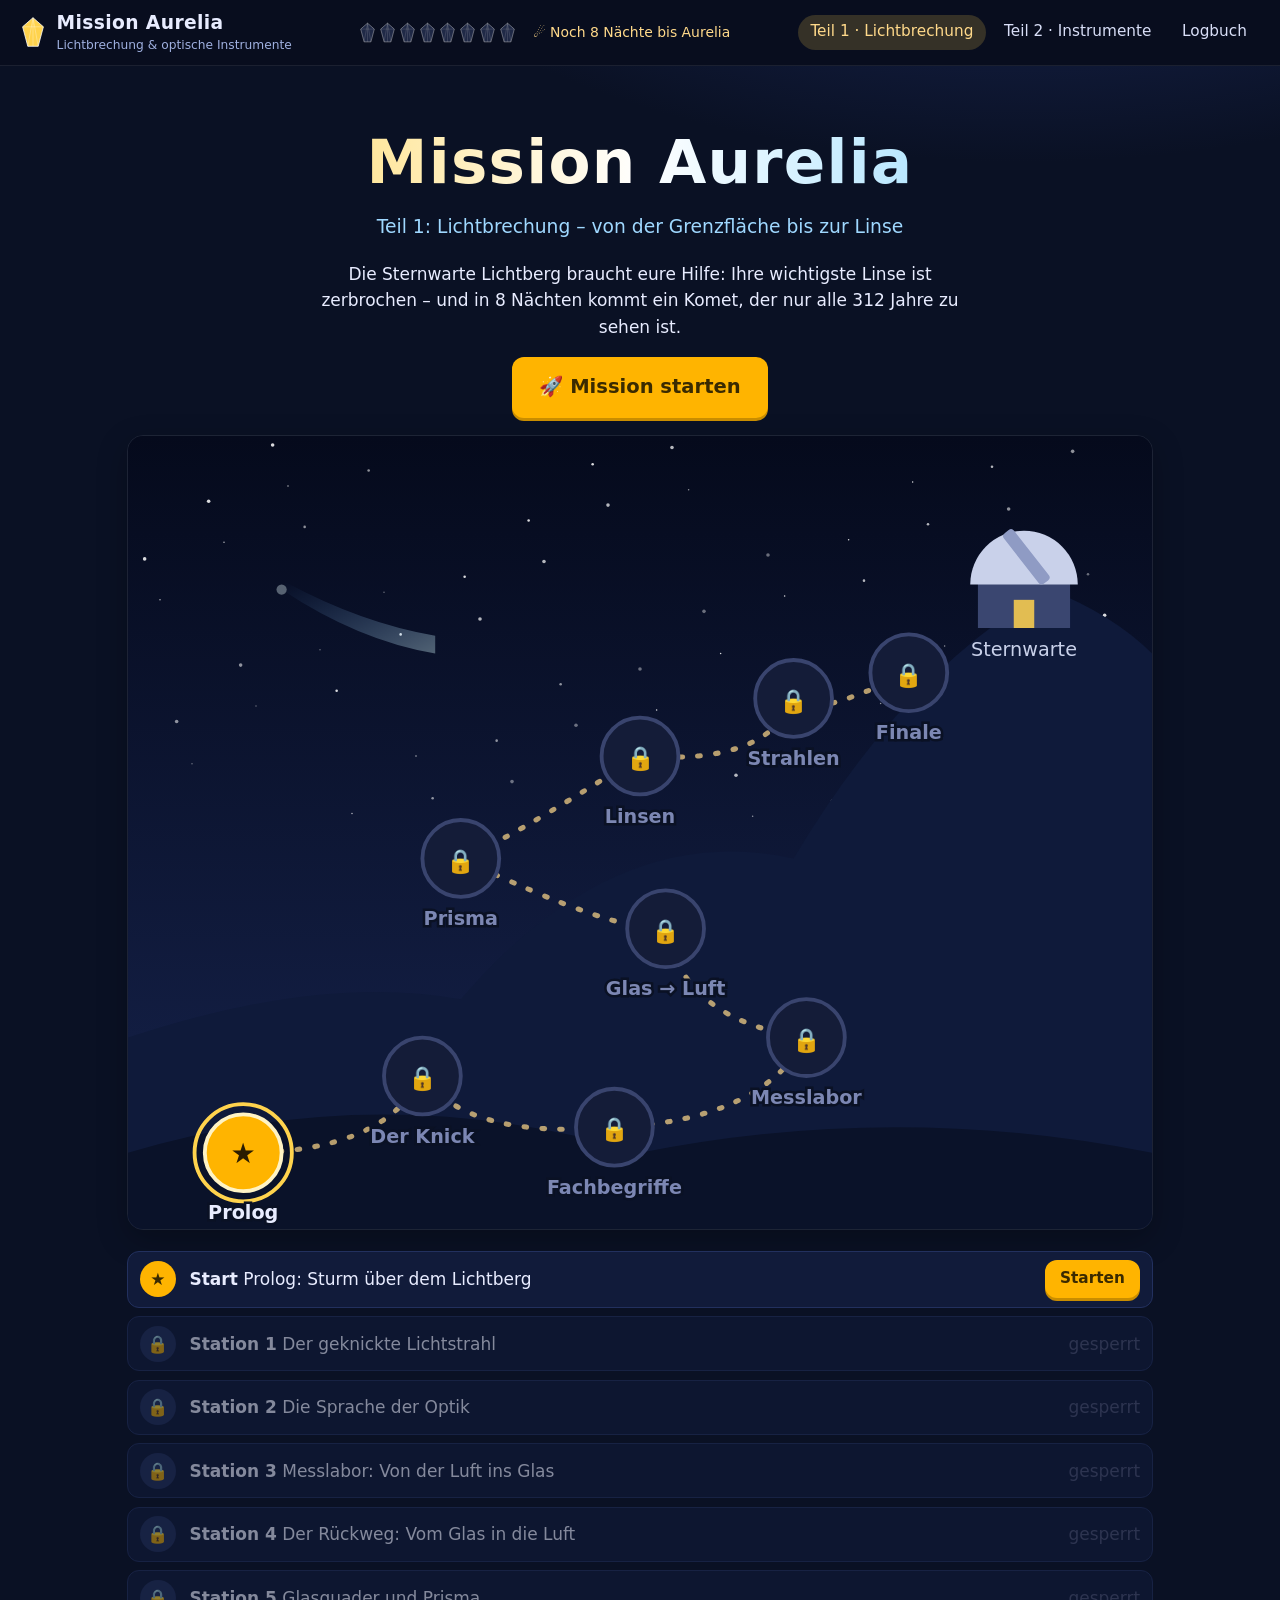
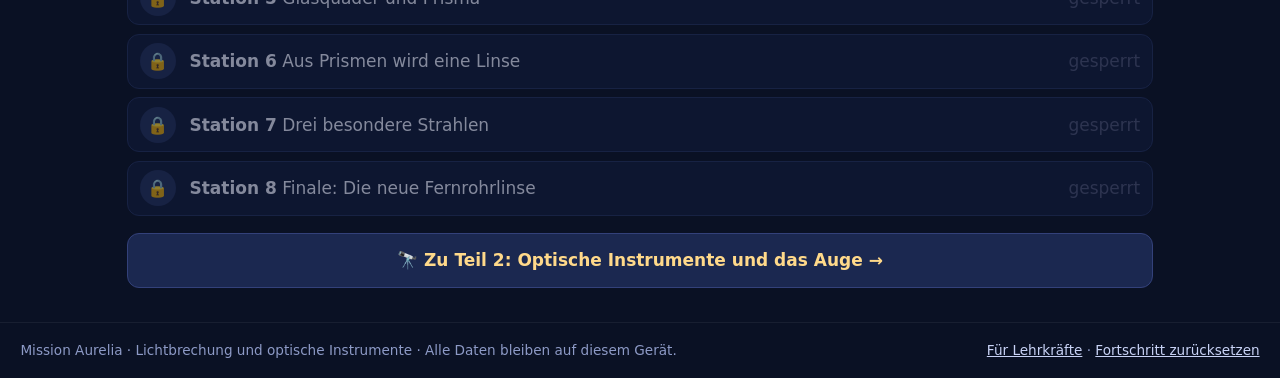
<file: index.html>
<!doctype html>
<html lang="de">
<head>
  <meta charset="utf-8">
  <meta name="viewport" content="width=device-width, initial-scale=1">
  <title>Mission Aurelia – Lichtbrechung und optische Instrumente</title>
  <meta name="description" content="Interaktiver Lernpfad zur Lichtbrechung für die Jahrgangsstufe 8: von der Brechung an Grenzflächen über das Prisma bis zur Sammellinse.">
  <meta name="theme-color" content="#0a1124">
  <link rel="icon" href="favicon.svg" type="image/svg+xml">
  <link rel="stylesheet" href="css/style.css?v=10">
</head>
<body>
  <a class="skip" href="#app">Zum Inhalt springen</a>
  <header id="topbar" class="topbar"></header>
  <main id="app" tabindex="-1">
    <noscript><p style="padding:2rem">Für diesen Lernpfad muss JavaScript aktiviert sein.</p></noscript>
  </main>
  <footer class="footer no-print">
    <span>Mission Aurelia · Lichtbrechung und optische Instrumente · Alle Daten bleiben auf diesem Gerät.</span>
    <span><a href="lehrkraefte.html">Für Lehrkräfte</a> · <button type="button" id="reset" class="linklike">Fortschritt zurücksetzen</button></span>
  </footer>
  <script src="js/optics.js?v=10"></script>
  <script src="js/ui.js?v=10"></script>
  <script src="js/sims.js?v=10"></script>
  <script src="js/tasks.js?v=10"></script>
  <script src="js/bench.js?v=10"></script>
  <script src="js/content.js?v=10"></script>
  <script src="js/content2.js?v=10"></script>
  <script src="js/app.js?v=10"></script>
</body>
</html>
</file>
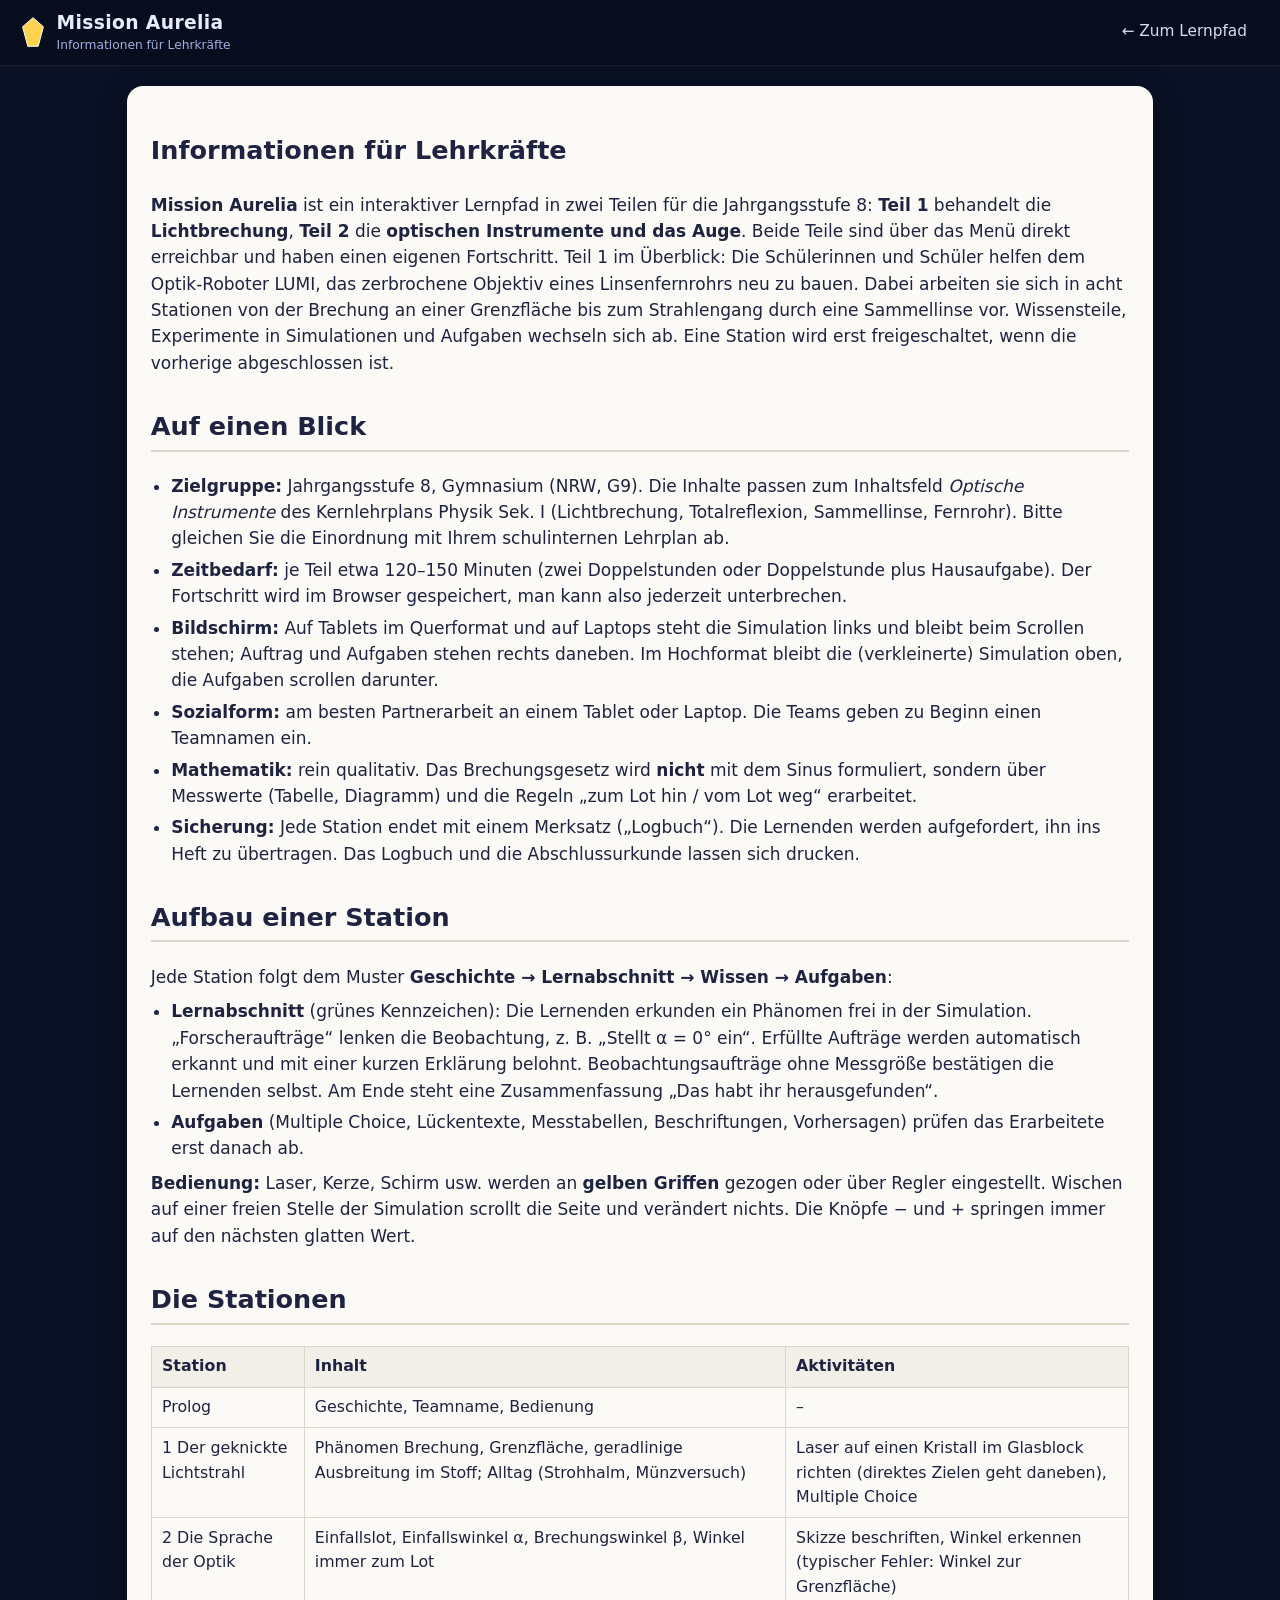
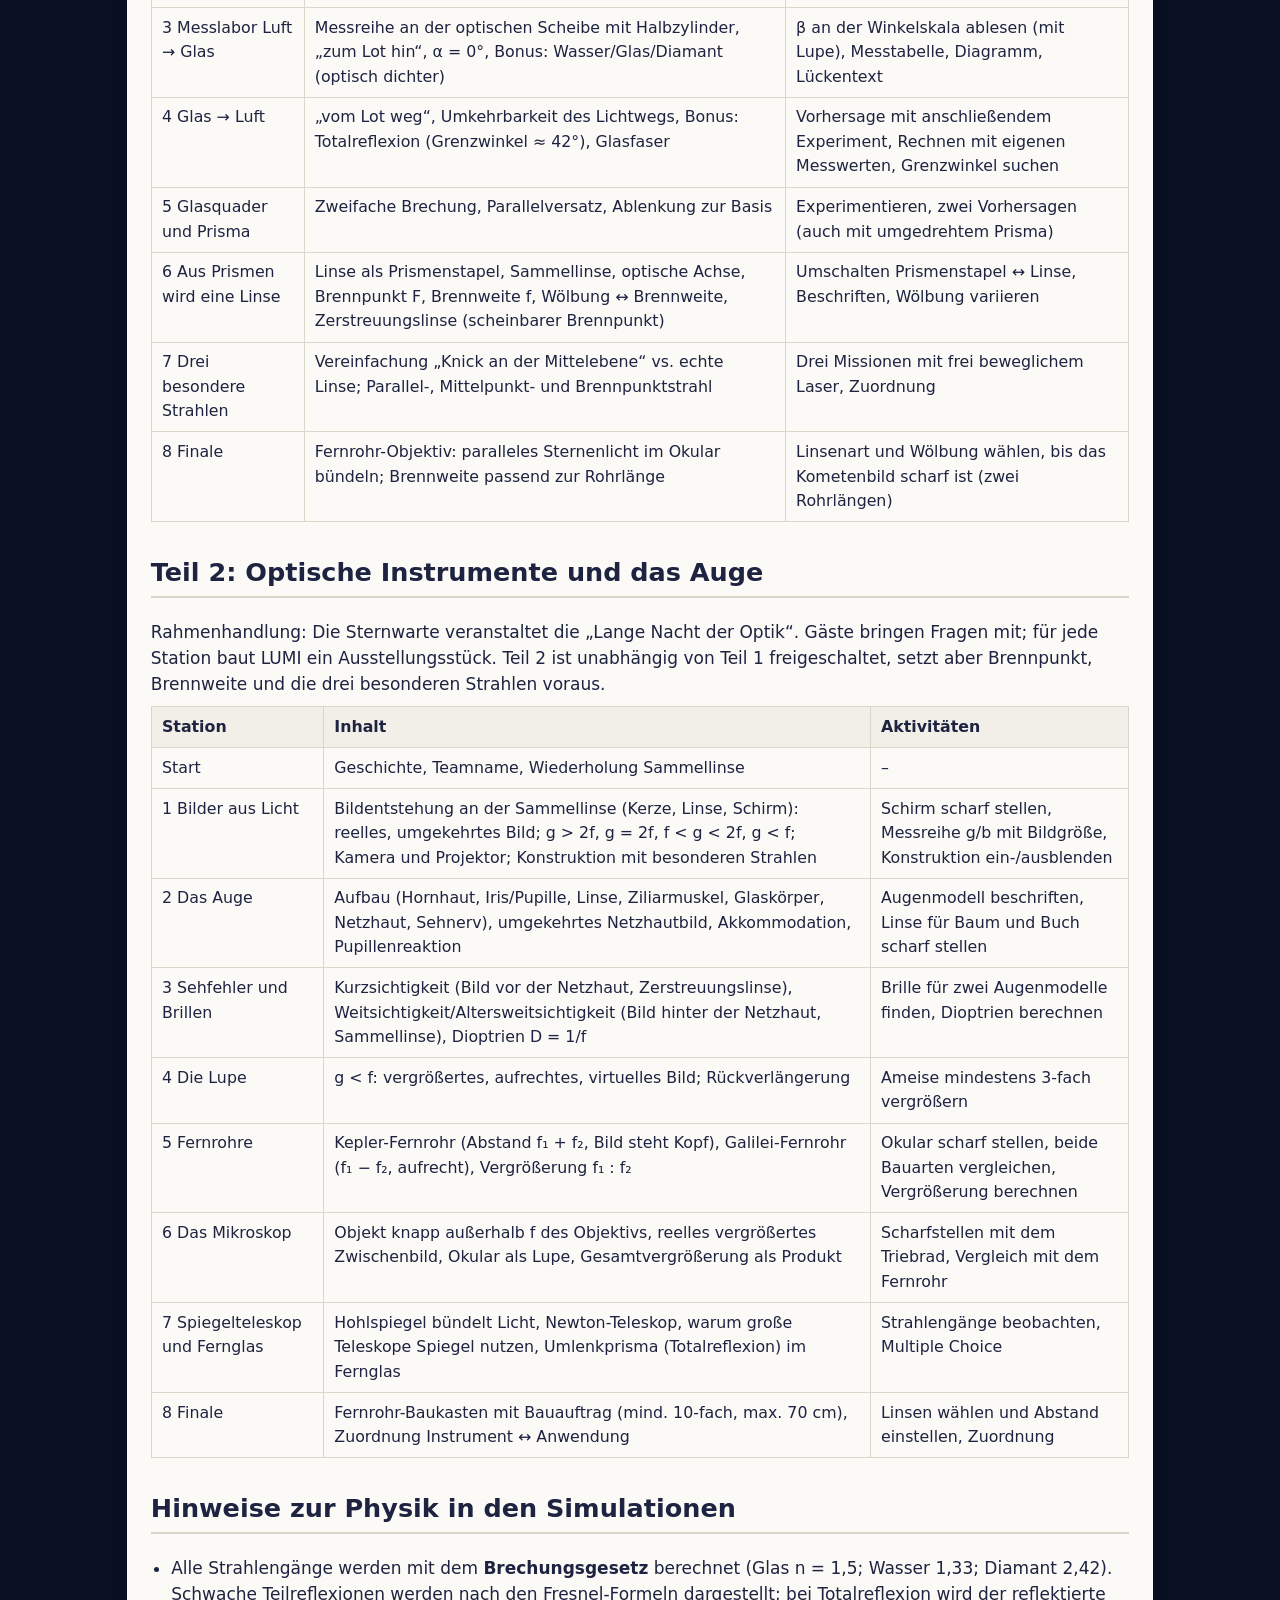
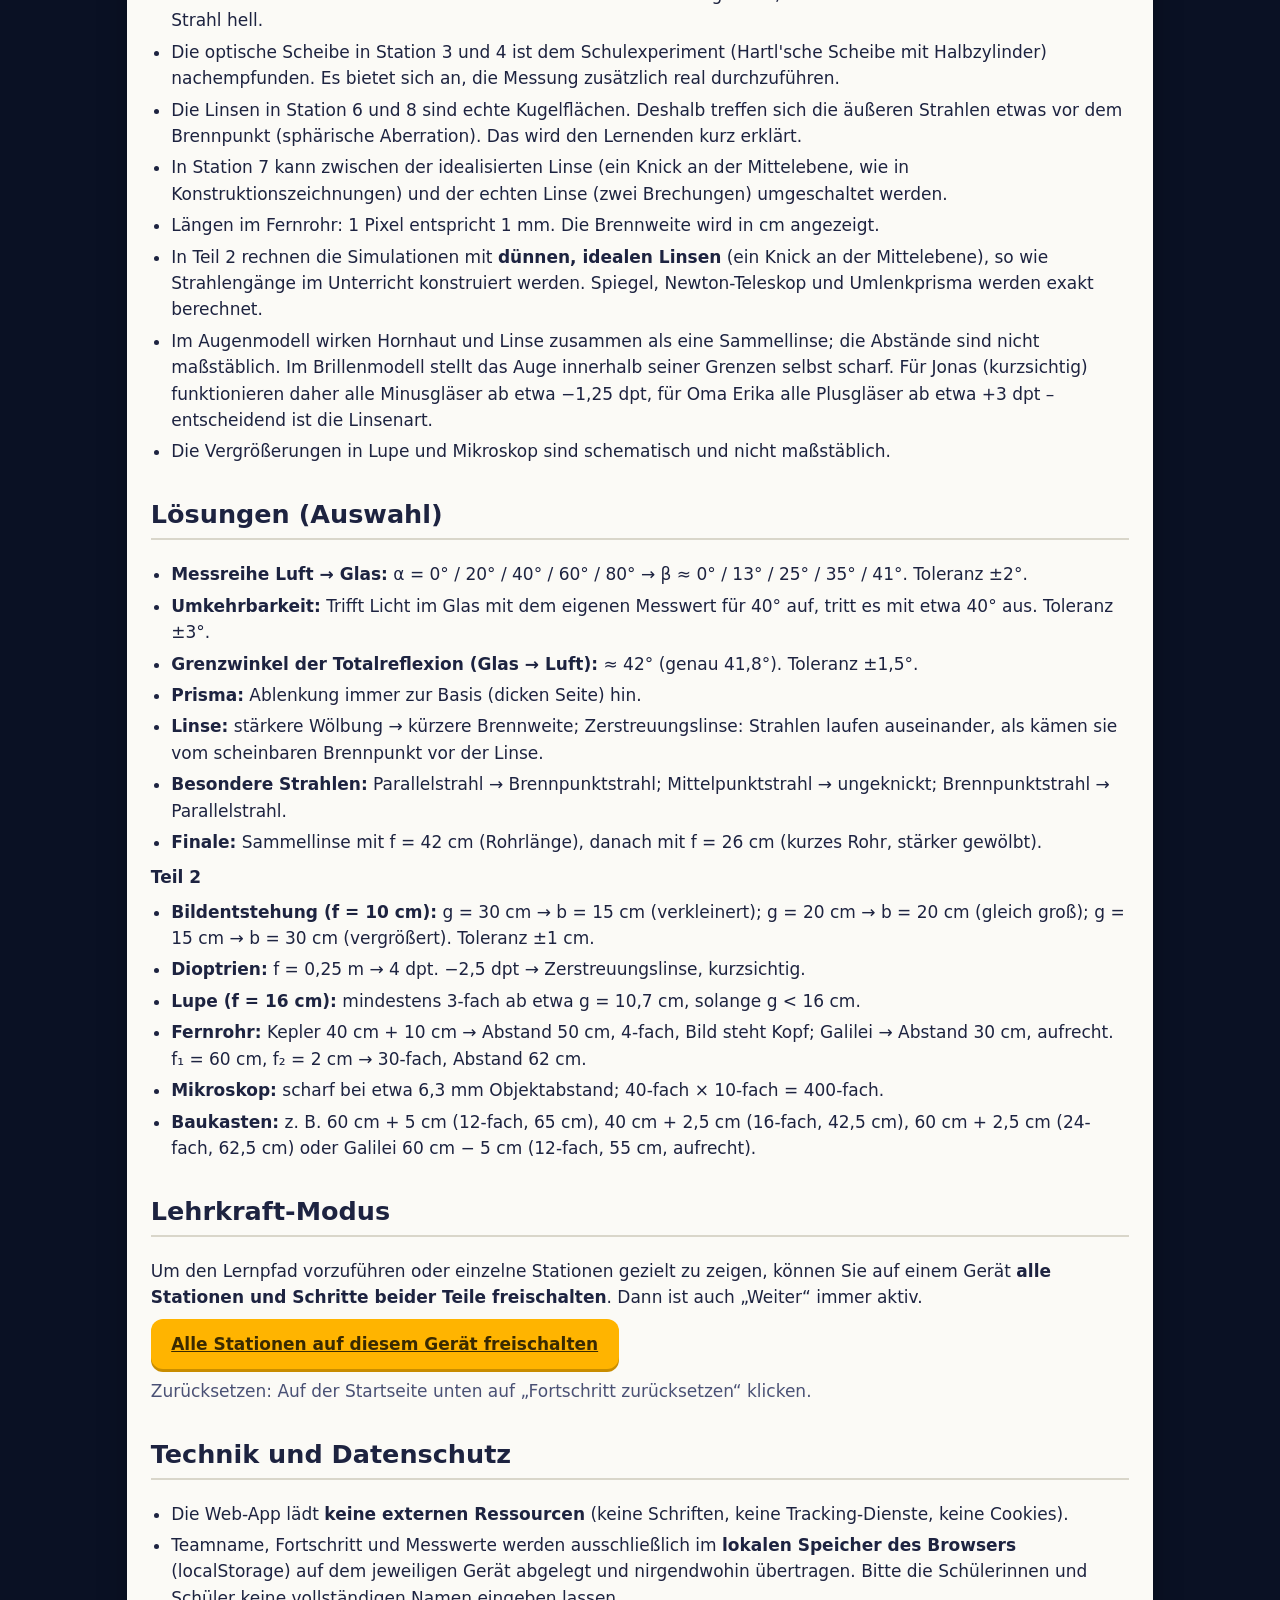
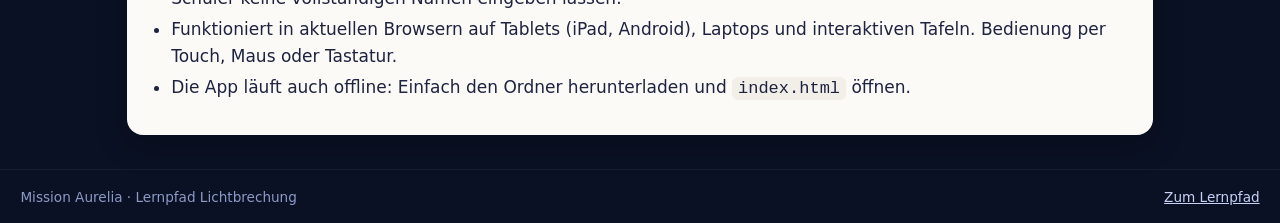
<file: lehrkraefte.html>
<!doctype html>
<html lang="de">
<head>
  <meta charset="utf-8">
  <meta name="viewport" content="width=device-width, initial-scale=1">
  <title>Für Lehrkräfte – Mission Aurelia</title>
  <link rel="icon" href="favicon.svg" type="image/svg+xml">
  <link rel="stylesheet" href="css/style.css?v=10">
  <style>
    .teacher h2 { margin-top: 1.8rem; border-bottom: 2px solid var(--line); padding-bottom: .2rem; }
    .teacher table { border-collapse: collapse; width: 100%; font-size: .93rem; }
    .teacher th, .teacher td { border: 1px solid var(--line); padding: .45rem .6rem; text-align: left; vertical-align: top; }
    .teacher th { background: var(--paper-2); }
    .teacher .wide { overflow-x: auto; }
    .teacher code { background: var(--paper-2); padding: .1rem .35rem; border-radius: 6px; }
  </style>
</head>
<body>
  <header class="topbar">
    <a href="index.html" class="brand"><span class="brand-icon"><svg viewBox="0 0 40 48" class="crys"><path d="M20 2 L36 16 L28 46 L12 46 L4 16 Z" fill="#ffd34d" stroke="#fff" stroke-width="1.5"/></svg></span><span><b>Mission Aurelia</b><small>Informationen für Lehrkräfte</small></span></a>
    <nav class="topnav"><a class="navlink" href="index.html">← Zum Lernpfad</a></nav>
  </header>
  <main>
    <section class="page teacher prose">
      <h1>Informationen für Lehrkräfte</h1>
      <p><b>Mission Aurelia</b> ist ein interaktiver Lernpfad in zwei Teilen für die Jahrgangsstufe 8: <b>Teil 1</b> behandelt die <b>Lichtbrechung</b>, <b>Teil 2</b> die <b>optischen Instrumente und das Auge</b>. Beide Teile sind über das Menü direkt erreichbar und haben einen eigenen Fortschritt. Teil 1 im Überblick: Die Schülerinnen und Schüler helfen dem Optik-Roboter LUMI, das zerbrochene Objektiv eines Linsenfernrohrs neu zu bauen. Dabei arbeiten sie sich in acht Stationen von der Brechung an einer Grenzfläche bis zum Strahlengang durch eine Sammellinse vor. Wissensteile, Experimente in Simulationen und Aufgaben wechseln sich ab. Eine Station wird erst freigeschaltet, wenn die vorherige abgeschlossen ist.</p>

      <h2>Auf einen Blick</h2>
      <ul>
        <li><b>Zielgruppe:</b> Jahrgangsstufe 8, Gymnasium (NRW, G9). Die Inhalte passen zum Inhaltsfeld <i>Optische Instrumente</i> des Kernlehrplans Physik Sek. I (Lichtbrechung, Totalreflexion, Sammellinse, Fernrohr). Bitte gleichen Sie die Einordnung mit Ihrem schulinternen Lehrplan ab.</li>
        <li><b>Zeitbedarf:</b> je Teil etwa 120–150 Minuten (zwei Doppelstunden oder Doppelstunde plus Hausaufgabe). Der Fortschritt wird im Browser gespeichert, man kann also jederzeit unterbrechen.</li>
        <li><b>Bildschirm:</b> Auf Tablets im Querformat und auf Laptops steht die Simulation links und bleibt beim Scrollen stehen; Auftrag und Aufgaben stehen rechts daneben. Im Hochformat bleibt die (verkleinerte) Simulation oben, die Aufgaben scrollen darunter.</li>
        <li><b>Sozialform:</b> am besten Partnerarbeit an einem Tablet oder Laptop. Die Teams geben zu Beginn einen Teamnamen ein.</li>
        <li><b>Mathematik:</b> rein qualitativ. Das Brechungsgesetz wird <b>nicht</b> mit dem Sinus formuliert, sondern über Messwerte (Tabelle, Diagramm) und die Regeln „zum Lot hin / vom Lot weg“ erarbeitet.</li>
        <li><b>Sicherung:</b> Jede Station endet mit einem Merksatz („Logbuch“). Die Lernenden werden aufgefordert, ihn ins Heft zu übertragen. Das Logbuch und die Abschlussurkunde lassen sich drucken.</li>
      </ul>

      <h2>Aufbau einer Station</h2>
      <p>Jede Station folgt dem Muster <b>Geschichte → Lernabschnitt → Wissen → Aufgaben</b>:</p>
      <ul>
        <li><b>Lernabschnitt</b> (grünes Kennzeichen): Die Lernenden erkunden ein Phänomen frei in der Simulation. „Forscheraufträge“ lenken die Beobachtung, z. B. „Stellt α = 0° ein“. Erfüllte Aufträge werden automatisch erkannt und mit einer kurzen Erklärung belohnt. Beobachtungsaufträge ohne Messgröße bestätigen die Lernenden selbst. Am Ende steht eine Zusammenfassung „Das habt ihr herausgefunden“.</li>
        <li><b>Aufgaben</b> (Multiple Choice, Lückentexte, Messtabellen, Beschriftungen, Vorhersagen) prüfen das Erarbeitete erst danach ab.</li>
      </ul>
      <p><b>Bedienung:</b> Laser, Kerze, Schirm usw. werden an <b>gelben Griffen</b> gezogen oder über Regler eingestellt. Wischen auf einer freien Stelle der Simulation scrollt die Seite und verändert nichts. Die Knöpfe − und + springen immer auf den nächsten glatten Wert.</p>

      <h2>Die Stationen</h2>
      <div class="wide">
      <table>
        <tr><th>Station</th><th>Inhalt</th><th>Aktivitäten</th></tr>
        <tr><td>Prolog</td><td>Geschichte, Teamname, Bedienung</td><td>–</td></tr>
        <tr><td>1 Der geknickte Lichtstrahl</td><td>Phänomen Brechung, Grenzfläche, geradlinige Ausbreitung im Stoff; Alltag (Strohhalm, Münzversuch)</td><td>Laser auf einen Kristall im Glasblock richten (direktes Zielen geht daneben), Multiple Choice</td></tr>
        <tr><td>2 Die Sprache der Optik</td><td>Einfallslot, Einfallswinkel α, Brechungswinkel β, Winkel immer zum Lot</td><td>Skizze beschriften, Winkel erkennen (typischer Fehler: Winkel zur Grenzfläche)</td></tr>
        <tr><td>3 Messlabor Luft → Glas</td><td>Messreihe an der optischen Scheibe mit Halbzylinder, „zum Lot hin“, α = 0°, Bonus: Wasser/Glas/Diamant (optisch dichter)</td><td>β an der Winkelskala ablesen (mit Lupe), Messtabelle, Diagramm, Lückentext</td></tr>
        <tr><td>4 Glas → Luft</td><td>„vom Lot weg“, Umkehrbarkeit des Lichtwegs, Bonus: Totalreflexion (Grenzwinkel ≈ 42°), Glasfaser</td><td>Vorhersage mit anschließendem Experiment, Rechnen mit eigenen Messwerten, Grenzwinkel suchen</td></tr>
        <tr><td>5 Glasquader und Prisma</td><td>Zweifache Brechung, Parallelversatz, Ablenkung zur Basis</td><td>Experimentieren, zwei Vorhersagen (auch mit umgedrehtem Prisma)</td></tr>
        <tr><td>6 Aus Prismen wird eine Linse</td><td>Linse als Prismenstapel, Sammellinse, optische Achse, Brennpunkt F, Brennweite f, Wölbung ↔ Brennweite, Zerstreuungslinse (scheinbarer Brennpunkt)</td><td>Umschalten Prismenstapel ↔ Linse, Beschriften, Wölbung variieren</td></tr>
        <tr><td>7 Drei besondere Strahlen</td><td>Vereinfachung „Knick an der Mittelebene“ vs. echte Linse; Parallel-, Mittelpunkt- und Brennpunktstrahl</td><td>Drei Missionen mit frei beweglichem Laser, Zuordnung</td></tr>
        <tr><td>8 Finale</td><td>Fernrohr-Objektiv: paralleles Sternenlicht im Okular bündeln; Brennweite passend zur Rohrlänge</td><td>Linsenart und Wölbung wählen, bis das Kometenbild scharf ist (zwei Rohrlängen)</td></tr>
      </table>
      </div>

      <h2>Teil 2: Optische Instrumente und das Auge</h2>
      <p>Rahmenhandlung: Die Sternwarte veranstaltet die „Lange Nacht der Optik“. Gäste bringen Fragen mit; für jede Station baut LUMI ein Ausstellungsstück. Teil 2 ist unabhängig von Teil 1 freigeschaltet, setzt aber Brennpunkt, Brennweite und die drei besonderen Strahlen voraus.</p>
      <div class="wide">
      <table>
        <tr><th>Station</th><th>Inhalt</th><th>Aktivitäten</th></tr>
        <tr><td>Start</td><td>Geschichte, Teamname, Wiederholung Sammellinse</td><td>–</td></tr>
        <tr><td>1 Bilder aus Licht</td><td>Bildentstehung an der Sammellinse (Kerze, Linse, Schirm): reelles, umgekehrtes Bild; g &gt; 2f, g = 2f, f &lt; g &lt; 2f, g &lt; f; Kamera und Projektor; Konstruktion mit besonderen Strahlen</td><td>Schirm scharf stellen, Messreihe g/b mit Bildgröße, Konstruktion ein-/ausblenden</td></tr>
        <tr><td>2 Das Auge</td><td>Aufbau (Hornhaut, Iris/Pupille, Linse, Ziliarmuskel, Glaskörper, Netzhaut, Sehnerv), umgekehrtes Netzhautbild, Akkommodation, Pupillenreaktion</td><td>Augenmodell beschriften, Linse für Baum und Buch scharf stellen</td></tr>
        <tr><td>3 Sehfehler und Brillen</td><td>Kurzsichtigkeit (Bild vor der Netzhaut, Zerstreuungslinse), Weitsichtigkeit/Altersweitsichtigkeit (Bild hinter der Netzhaut, Sammellinse), Dioptrien D = 1/f</td><td>Brille für zwei Augenmodelle finden, Dioptrien berechnen</td></tr>
        <tr><td>4 Die Lupe</td><td>g &lt; f: vergrößertes, aufrechtes, virtuelles Bild; Rückverlängerung</td><td>Ameise mindestens 3-fach vergrößern</td></tr>
        <tr><td>5 Fernrohre</td><td>Kepler-Fernrohr (Abstand f₁ + f₂, Bild steht Kopf), Galilei-Fernrohr (f₁ − f₂, aufrecht), Vergrößerung f₁ : f₂</td><td>Okular scharf stellen, beide Bauarten vergleichen, Vergrößerung berechnen</td></tr>
        <tr><td>6 Das Mikroskop</td><td>Objekt knapp außerhalb f des Objektivs, reelles vergrößertes Zwischenbild, Okular als Lupe, Gesamtvergrößerung als Produkt</td><td>Scharfstellen mit dem Triebrad, Vergleich mit dem Fernrohr</td></tr>
        <tr><td>7 Spiegelteleskop und Fernglas</td><td>Hohlspiegel bündelt Licht, Newton-Teleskop, warum große Teleskope Spiegel nutzen, Umlenkprisma (Totalreflexion) im Fernglas</td><td>Strahlengänge beobachten, Multiple Choice</td></tr>
        <tr><td>8 Finale</td><td>Fernrohr-Baukasten mit Bauauftrag (mind. 10-fach, max. 70 cm), Zuordnung Instrument ↔ Anwendung</td><td>Linsen wählen und Abstand einstellen, Zuordnung</td></tr>
      </table>
      </div>

      <h2>Hinweise zur Physik in den Simulationen</h2>
      <ul>
        <li>Alle Strahlengänge werden mit dem <b>Brechungsgesetz</b> berechnet (Glas n = 1,5; Wasser 1,33; Diamant 2,42). Schwache Teilreflexionen werden nach den Fresnel-Formeln dargestellt; bei Totalreflexion wird der reflektierte Strahl hell.</li>
        <li>Die optische Scheibe in Station 3 und 4 ist dem Schulexperiment (Hartl'sche Scheibe mit Halbzylinder) nachempfunden. Es bietet sich an, die Messung zusätzlich real durchzuführen.</li>
        <li>Die Linsen in Station 6 und 8 sind echte Kugelflächen. Deshalb treffen sich die äußeren Strahlen etwas vor dem Brennpunkt (sphärische Aberration). Das wird den Lernenden kurz erklärt.</li>
        <li>In Station 7 kann zwischen der idealisierten Linse (ein Knick an der Mittelebene, wie in Konstruktionszeichnungen) und der echten Linse (zwei Brechungen) umgeschaltet werden.</li>
        <li>Längen im Fernrohr: 1 Pixel entspricht 1 mm. Die Brennweite wird in cm angezeigt.</li>
        <li>In Teil 2 rechnen die Simulationen mit <b>dünnen, idealen Linsen</b> (ein Knick an der Mittelebene), so wie Strahlengänge im Unterricht konstruiert werden. Spiegel, Newton-Teleskop und Umlenkprisma werden exakt berechnet.</li>
        <li>Im Augenmodell wirken Hornhaut und Linse zusammen als eine Sammellinse; die Abstände sind nicht maßstäblich. Im Brillenmodell stellt das Auge innerhalb seiner Grenzen selbst scharf. Für Jonas (kurzsichtig) funktionieren daher alle Minusgläser ab etwa −1,25 dpt, für Oma Erika alle Plusgläser ab etwa +3 dpt – entscheidend ist die Linsenart.</li>
        <li>Die Vergrößerungen in Lupe und Mikroskop sind schematisch und nicht maßstäblich.</li>
      </ul>

      <h2>Lösungen (Auswahl)</h2>
      <ul>
        <li><b>Messreihe Luft → Glas:</b> α = 0° / 20° / 40° / 60° / 80° → β ≈ 0° / 13° / 25° / 35° / 41°. Toleranz ±2°.</li>
        <li><b>Umkehrbarkeit:</b> Trifft Licht im Glas mit dem eigenen Messwert für 40° auf, tritt es mit etwa 40° aus. Toleranz ±3°.</li>
        <li><b>Grenzwinkel der Totalreflexion (Glas → Luft):</b> ≈ 42° (genau 41,8°). Toleranz ±1,5°.</li>
        <li><b>Prisma:</b> Ablenkung immer zur Basis (dicken Seite) hin.</li>
        <li><b>Linse:</b> stärkere Wölbung → kürzere Brennweite; Zerstreuungslinse: Strahlen laufen auseinander, als kämen sie vom scheinbaren Brennpunkt vor der Linse.</li>
        <li><b>Besondere Strahlen:</b> Parallelstrahl → Brennpunktstrahl; Mittelpunktstrahl → ungeknickt; Brennpunktstrahl → Parallelstrahl.</li>
        <li><b>Finale:</b> Sammellinse mit f = 42 cm (Rohrlänge), danach mit f = 26 cm (kurzes Rohr, stärker gewölbt).</li>
      </ul>
      <p><b>Teil 2</b></p>
      <ul>
        <li><b>Bildentstehung (f = 10 cm):</b> g = 30 cm → b = 15 cm (verkleinert); g = 20 cm → b = 20 cm (gleich groß); g = 15 cm → b = 30 cm (vergrößert). Toleranz ±1 cm.</li>
        <li><b>Dioptrien:</b> f = 0,25 m → 4 dpt. −2,5 dpt → Zerstreuungslinse, kurzsichtig.</li>
        <li><b>Lupe (f = 16 cm):</b> mindestens 3-fach ab etwa g = 10,7 cm, solange g &lt; 16 cm.</li>
        <li><b>Fernrohr:</b> Kepler 40 cm + 10 cm → Abstand 50 cm, 4-fach, Bild steht Kopf; Galilei → Abstand 30 cm, aufrecht. f₁ = 60 cm, f₂ = 2 cm → 30-fach, Abstand 62 cm.</li>
        <li><b>Mikroskop:</b> scharf bei etwa 6,3 mm Objektabstand; 40-fach × 10-fach = 400-fach.</li>
        <li><b>Baukasten:</b> z. B. 60 cm + 5 cm (12-fach, 65 cm), 40 cm + 2,5 cm (16-fach, 42,5 cm), 60 cm + 2,5 cm (24-fach, 62,5 cm) oder Galilei 60 cm − 5 cm (12-fach, 55 cm, aufrecht).</li>
      </ul>

      <h2>Lehrkraft-Modus</h2>
      <p>Um den Lernpfad vorzuführen oder einzelne Stationen gezielt zu zeigen, können Sie auf einem Gerät <b>alle Stationen und Schritte beider Teile freischalten</b>. Dann ist auch „Weiter“ immer aktiv.</p>
      <p><a class="btn btn-primary" href="index.html#/freischalten">Alle Stationen auf diesem Gerät freischalten</a></p>
      <p class="dim">Zurücksetzen: Auf der Startseite unten auf „Fortschritt zurücksetzen“ klicken.</p>

      <h2>Technik und Datenschutz</h2>
      <ul>
        <li>Die Web-App lädt <b>keine externen Ressourcen</b> (keine Schriften, keine Tracking-Dienste, keine Cookies).</li>
        <li>Teamname, Fortschritt und Messwerte werden ausschließlich im <b>lokalen Speicher des Browsers</b> (localStorage) auf dem jeweiligen Gerät abgelegt und nirgendwohin übertragen. Bitte die Schülerinnen und Schüler keine vollständigen Namen eingeben lassen.</li>
        <li>Funktioniert in aktuellen Browsern auf Tablets (iPad, Android), Laptops und interaktiven Tafeln. Bedienung per Touch, Maus oder Tastatur.</li>
        <li>Die App läuft auch offline: Einfach den Ordner herunterladen und <code>index.html</code> öffnen.</li>
      </ul>
    </section>
  </main>
  <footer class="footer"><span>Mission Aurelia · Lernpfad Lichtbrechung</span><span><a href="index.html">Zum Lernpfad</a></span></footer>
</body>
</html>
</file>
<file: css/style.css>
/* =========================================================
   Mission Aurelia – Stylesheet (keine externen Schriften/Ressourcen)
   ========================================================= */
:root {
  --night: #0a1124;
  --night-2: #111b3a;
  --night-3: #1b2850;
  --paper: #fbfaf6;
  --paper-2: #f1efe7;
  --ink: #1d2340;
  --ink-2: #4a5175;
  --line: #d9d6ca;
  --accent: #ffb400;
  --accent-ink: #3a2a00;
  --laser: #ff3d3d;
  --cyan: #2bb3e6;
  --ok: #1f9d55;
  --ok-bg: #e6f6ec;
  --no: #d64545;
  --no-bg: #fdecec;
  --info-bg: #eaf2ff;
  --alpha: #f5b400;
  --beta: #18b6d8;
  --radius: 16px;
  --shadow: 0 10px 30px rgba(0, 0, 0, .25);
  font-size: 17px;
}
* { box-sizing: border-box; }

body {
  margin: 0; min-height: 100vh; display: flex; flex-direction: column;
  font-family: system-ui, -apple-system, "Segoe UI", Roboto, "Helvetica Neue", Arial, sans-serif;
  color: var(--ink); line-height: 1.55;
  background: radial-gradient(1200px 600px at 80% -10%, #1d2c63 0%, transparent 60%), var(--night);
}
a { color: inherit; }
button { font: inherit; }
.skip { position: absolute; left: -999px; top: 0; background: #fff; padding: .5rem 1rem; z-index: 99; }
.skip:focus { left: 1rem; }
:focus-visible { outline: 3px solid var(--accent); outline-offset: 2px; }
.dim { color: var(--ink-2); }
.ok { color: var(--ok); }

/* ---------- Kopfzeile ---------- */
.topbar {
  position: sticky; top: 0; z-index: 20;
  display: flex; align-items: center; gap: 1rem; justify-content: space-between;
  padding: .55rem 1.2rem; background: #080d1e;
  border-bottom: 1px solid rgba(255, 255, 255, .08); color: #e8ecff;
}
.brand { display: flex; align-items: center; gap: .6rem; text-decoration: none; }
.brand b { display: block; font-size: 1.1rem; letter-spacing: .02em; }
.brand small { display: block; font-size: .72rem; color: #9fb0e0; margin-top: -2px; }
.brand-icon svg { width: 26px; height: 32px; display: block; }
.head-mid { display: flex; align-items: center; gap: 1rem; flex-wrap: wrap; justify-content: center; }
.crystal-row { display: flex; gap: 3px; }
.crystal-row svg { width: 17px; height: 21px; display: block; }
.crys.empty { opacity: .7; }
.crys.got { filter: drop-shadow(0 0 4px rgba(255, 255, 255, .5)); }
.countdown { font-size: .82rem; color: #ffd98a; white-space: nowrap; }
.topnav { display: flex; align-items: center; gap: .3rem; }
.navlink { text-decoration: none; padding: .35rem .75rem; border-radius: 99px; font-size: .9rem; color: #d8def7; }
.navlink:hover { background: rgba(255, 255, 255, .1); }
.team-tag { font-size: .8rem; color: #9fb0e0; margin-right: .4rem; max-width: 12rem; overflow: hidden; text-overflow: ellipsis; white-space: nowrap; }

main { flex: 1; width: 100%; max-width: 1060px; margin: 0 auto; padding: 1.2rem 1rem 2rem; outline: none; }
.footer { display: flex; flex-wrap: wrap; gap: .5rem 1.5rem; justify-content: space-between; padding: 1rem 1.2rem; font-size: .8rem; color: #8d9ac6; border-top: 1px solid rgba(255, 255, 255, .06); }
.footer a { color: #c8d2f5; }
.linklike { background: none; border: 0; color: #c8d2f5; text-decoration: underline; cursor: pointer; padding: 0; font-size: inherit; }

/* ---------- Buttons ---------- */
.btn { display: inline-flex; align-items: center; justify-content: center; gap: .4rem; border: 0; cursor: pointer; border-radius: 12px; padding: .7rem 1.2rem; font-weight: 600; transition: transform .1s, box-shadow .2s, background .2s; min-height: 46px; }
.btn:active { transform: translateY(1px); }
.btn:disabled { opacity: .45; cursor: not-allowed; }
.btn-primary { background: var(--accent); color: var(--accent-ink); box-shadow: 0 3px 0 #c98d00; }
.btn-primary:hover:not(:disabled) { background: #ffc233; }
.btn-ghost { background: transparent; color: inherit; border: 2px solid currentColor; opacity: .85; }
.btn-ghost:hover { opacity: 1; }
.btn-big { font-size: 1.15rem; padding: .9rem 1.6rem; }
.btn-row { display: flex; flex-wrap: wrap; gap: .6rem; margin-top: 1rem; }
.btn-row.center { justify-content: center; }
.btn.pulse { animation: pulse 1.4s ease-out 3; }
@keyframes pulse { 0% { box-shadow: 0 0 0 0 rgba(255, 180, 0, .7); } 100% { box-shadow: 0 0 0 18px rgba(255, 180, 0, 0); } }

/* ---------- Karte ---------- */
.hero { color: #e8ecff; text-align: center; padding: 1.5rem 1rem 1rem; }
.hero h1 { font-size: clamp(2.2rem, 6vw, 3.6rem); margin: .2rem 0; letter-spacing: .02em; background: linear-gradient(90deg, #ffd34d, #fff, #7fd4ff); -webkit-background-clip: text; background-clip: text; color: transparent; }
.hero-sub { color: #9fd8ff; font-size: 1.1rem; margin-top: 0; }
.hero p { max-width: 640px; margin-left: auto; margin-right: auto; }
.hero.small { text-align: left; max-width: 760px; margin: 0 auto; padding: .5rem 0 1rem; }
.hero.small .bubble { background: #1b2850; color: #e8ecff; border-color: #2c3d75; }
.hero.small .who { color: #9fd8ff; }
.map-wrap { border-radius: var(--radius); overflow: hidden; box-shadow: var(--shadow); border: 1px solid rgba(255, 255, 255, .08); }
.map { display: block; width: 100%; height: auto; }
.map-path { fill: none; stroke: #ffd98a; stroke-width: 4; stroke-dasharray: 2 12; stroke-linecap: round; opacity: .7; }
.map-label { fill: #c9d1ea; font-size: 15px; }
.node { cursor: pointer; }
.node.locked { cursor: default; }
.node-c { fill: #1b2850; stroke: #6b7bb8; stroke-width: 3; transition: transform .2s; }
.node.open .node-c { fill: #ffb400; stroke: #fff3c4; }
.node.done .node-c { fill: #24356b; stroke: #ffd34d; }
.node.locked .node-c { fill: #141c38; stroke: #39446e; }
.node:hover:not(.locked) .node-c, .node:focus .node-c { stroke-width: 5; }
.node:focus { outline: none; }
.node-t { font-size: 22px; font-weight: 700; fill: #2b1d00; }
.node.locked .node-t { font-size: 18px; }
.node.done .node-t { fill: #ffd34d; }
.node-l { font-size: 15px; fill: #e8ecff; font-weight: 600; paint-order: stroke; stroke: #0a1124; stroke-width: 4px; }
.node.locked .node-l { fill: #7c87b3; }
.node-pulse { fill: none; stroke: #ffd34d; stroke-width: 3; animation: ring 1.8s ease-out infinite; transform-origin: center; transform-box: fill-box; }
@keyframes ring { 0% { opacity: .9; transform: scale(.8); } 100% { opacity: 0; transform: scale(1.35); } }
.station-list { list-style: none; padding: 0; margin: 1.2rem 0 0; display: grid; gap: .5rem; }
.station-list li { display: flex; align-items: center; gap: .8rem; background: var(--night-2); color: #e8ecff; border: 1px solid #22305e; border-radius: 12px; padding: .5rem .7rem; }
.station-list li.locked { opacity: .55; }
.sl-icon { width: 36px; height: 36px; display: grid; place-items: center; font-weight: 700; background: #22305e; border-radius: 50%; flex: none; }
.sl-icon svg { width: 22px; height: 26px; }
.station-list li.open .sl-icon { background: var(--accent); color: var(--accent-ink); }
.sl-text { flex: 1; }
.station-list .btn { min-height: 38px; padding: .4rem .9rem; font-size: .9rem; }

/* ---------- Station ---------- */
.station-head { color: #e8ecff; margin-bottom: .8rem; }
.st-kicker { font-size: .85rem; text-transform: uppercase; letter-spacing: .08em; color: var(--st-color, #ffd34d); font-weight: 700; }
.st-count { color: #8d9ac6; font-weight: 400; text-transform: none; letter-spacing: 0; }
.station-head h1 { margin: .1rem 0 .6rem; font-size: clamp(1.5rem, 3.5vw, 2.1rem); }
.stepper { display: flex; gap: .4rem; flex-wrap: wrap; }
.dot { width: 34px; height: 10px; border-radius: 99px; border: 0; cursor: pointer; background: #33417a; padding: 0; }
.dot.k-story { background: #6c5ce7; } .dot.k-learn { background: #12c4a6; } .dot.k-info { background: #2bb3e6; } .dot.k-exp { background: #ff6b6b; } .dot.k-task { background: #f5b400; }
.dot { opacity: .45; }
.dot.seen { opacity: .8; }
.dot.cur { opacity: 1; height: 14px; margin-top: -2px; box-shadow: 0 0 0 2px #fff; }
.dot.locked { background: #2a3460; opacity: .5; cursor: not-allowed; }
.step { background: var(--paper); border-radius: var(--radius); box-shadow: var(--shadow); padding: 1rem 1.2rem 1.3rem; }
.step-head { display: flex; align-items: center; gap: .7rem; flex-wrap: wrap; margin-bottom: .6rem; }
.step-head h2 { margin: 0; font-size: 1.35rem; }
.kind-badge { display: inline-block; font-size: .72rem; font-weight: 700; text-transform: uppercase; letter-spacing: .06em; padding: .2rem .6rem; border-radius: 99px; color: #fff; }
.k-story { background: #6c5ce7; } .k-learn { background: #0e9e86; } .k-info { background: #1f95c4; } .k-exp { background: #e0484b; } .k-task { background: #d99a00; }
.step-nav { position: sticky; bottom: 0; z-index: 10; display: flex; align-items: center; gap: 1rem; justify-content: space-between; margin-top: 1rem; padding: .7rem 0; background: linear-gradient(transparent, var(--night) 35%); color: #e8ecff; }
.step-nav .btn-ghost { color: #e8ecff; }
.nav-hint { font-size: .85rem; color: #ffd98a; text-align: center; flex: 1; }

/* ---------- Text ---------- */
.prose p { margin: .5rem 0; }
.prose ul { padding-left: 1.2rem; margin: .5rem 0; }
.prose li { margin: .3rem 0; }
.two-col { display: grid; grid-template-columns: minmax(200px, 300px) 1fr; gap: 1.2rem; align-items: center; }
.mini-fig { width: 100%; height: auto; background: var(--night-2); border-radius: 12px; display: block; }
.scene-wrap { border-radius: 12px; overflow: hidden; margin-bottom: 1rem; }
.scene { display: block; width: 100%; height: auto; }
.scene-comet { animation: twinkle 3s ease-in-out infinite; }
@keyframes twinkle { 50% { opacity: .7; } }
.box { border-radius: 12px; padding: .8rem 1rem; margin: .9rem 0; border-left: 5px solid; }
.box-title { font-weight: 700; margin-bottom: .2rem; }
.box-info { background: var(--info-bg); border-color: #2b7de9; }
.box-tip { background: #fff6dd; border-color: #f5b400; }
.box-try { background: #eaf8ef; border-color: #1f9d55; }
.box-warn { background: #fdeeee; border-color: #d64545; }
.legend-grid { display: grid; grid-template-columns: repeat(auto-fit, minmax(190px, 1fr)); gap: .8rem; margin: .8rem 0; }
.legend-grid > div { background: var(--paper-2); border-radius: 12px; padding: .7rem .9rem; }
.legend-grid p { margin: .4rem 0 0; font-size: .92rem; }

/* ---------- Dialog ---------- */
.dialog { display: grid; gap: .7rem; margin: .4rem 0 1rem; }
.say { display: flex; gap: .7rem; align-items: flex-start; animation: fadeUp .45s both; }
@keyframes fadeUp { from { opacity: 0; transform: translateY(8px); } to { opacity: 1; transform: none; } }
.avatar { width: 56px; height: 56px; flex: none; border-radius: 50%; background: #dfe6ff; padding: 4px; }
.avatar svg { width: 100%; height: 100%; display: block; }
.avatar-lumi { background: #0f1a3a; }
.avatar-prof { background: #e8e2ff; }
.avatar.mini { width: 36px; height: 36px; padding: 3px; }
.lumi-eye { animation: blink 4s infinite; transform-origin: center; transform-box: fill-box; }
@keyframes blink { 0%, 92%, 100% { transform: scaleY(1); } 95% { transform: scaleY(.1); } }
.lumi-bulb { animation: glow 2s ease-in-out infinite; }
@keyframes glow { 50% { opacity: .5; } }
.bubble { background: #eef3ff; border: 1px solid #d5def8; border-radius: 4px 16px 16px 16px; padding: .6rem .9rem; max-width: 760px; }
.say-prof .bubble { background: #f3efff; border-color: #e0d7fb; }
.who { font-size: .75rem; font-weight: 700; text-transform: uppercase; letter-spacing: .06em; color: #5a64a8; }
.say-prof .who { color: #7a4fd6; }

/* ---------- Bühne / Simulation ---------- */
.stage-wrap { position: relative; width: min(100%, calc(var(--ar, 1.6) * var(--stage-h, 44vh))); margin: .5rem auto .3rem; border-radius: 14px; overflow: hidden; box-shadow: 0 4px 16px rgba(10, 17, 36, .25); }
.sim-block { min-width: 0; }
.sim-block:empty { display: none; }
.sim-block .readout { margin: .15rem 0; font-size: .9rem; }
.sim-block .controls { padding: .45rem .7rem; gap: .35rem 1rem; margin: .2rem 0 .5rem; }
.sim-block .slider { flex: 1 1 200px; min-width: 180px; }
.sim-block .fine { width: 34px; height: 34px; }
.sim-block .slider input[type=range] { height: 28px; }
.step-side > :first-child { margin-top: 0; }
@media (max-width: 899px) and (min-height: 860px) {
  /* Tablet hochkant: Simulation bleibt oben stehen, Aufgaben scrollen darunter */
  .step-body.split > .sim-block { position: sticky; top: calc(var(--head-h, 90px) + 2px); z-index: 5; background: var(--paper); --stage-h: 33vh; padding-bottom: .2rem; box-shadow: 0 12px 10px -12px rgba(10, 17, 36, .35); }
  .step-body.split > .sim-block .controls { margin-bottom: .3rem; }
}
@media (min-width: 900px) {
  .step-body.split { display: grid; grid-template-columns: minmax(0, 1.25fr) minmax(290px, 1fr); gap: 1.3rem; align-items: start; }
  .step-body.split > .sim-block { position: sticky; top: calc(var(--head-h, 56px) + 10px); --stage-h: 58vh; }
  .step-body.split:has(> .sim-block:empty) { display: block; }
  .step-body.split > .sim-block .stage-wrap { margin-top: 0; }
}
.stage { display: block; width: 100%; height: auto; user-select: none; -webkit-user-select: none; }
.stage.interactive { cursor: default; }
.drag-handle { cursor: grab; touch-action: none; }
.stage.dragging, .stage.dragging .drag-handle { cursor: grabbing; }
.hit { fill: transparent; pointer-events: all; }
.grip:hover { fill: rgba(255, 211, 77, .08); }
.knob-ring { fill: rgba(255, 211, 77, .22); stroke: #ffd34d; stroke-width: 2.5; }
.knob-ring.faint { fill: none; stroke-dasharray: 5 5; opacity: .6; }
.knob-icon { fill: none; stroke: #ffd34d; stroke-width: 2; stroke-linecap: round; }
.knob-icon.fill { fill: #ffd34d; stroke: none; opacity: .8; }
.knob:hover .knob-ring, .dragging .knob-ring { fill: rgba(255, 211, 77, .4); }
button, a, select, input { touch-action: manipulation; }
.stage-bg { fill: #0b1226; }
.stage text { font-family: system-ui, -apple-system, "Segoe UI", Roboto, sans-serif; }
.body { stroke-width: 2; }
.mat-glas { fill: rgba(120, 210, 255, .22); stroke: #8fdcff; }
.mat-wasser { fill: rgba(60, 130, 255, .28); stroke: #6fa8ff; }
.mat-diamant { fill: rgba(235, 245, 255, .32); stroke: #ffffff; }
.body.flat { stroke: none; }
.body.lens { stroke-width: 2.5; }
.body.faint { opacity: .35; }
.boundary { stroke: #8fdcff; stroke-width: 2.5; }
.boundary-faint { stroke: rgba(143, 220, 255, .35); stroke-width: 1; }
.lot { stroke: #e6e9ff; stroke-width: 1.6; stroke-dasharray: 8 7; opacity: .75; }
.lot-local { fill: none; stroke: #e6e9ff; stroke-width: 1.5; stroke-dasharray: 5 4; opacity: .85; }
.legend-lot { display: inline-block; width: 28px; border-top: 2px dashed #8a90b0; vertical-align: middle; margin: 0 .3rem 0 .2rem; }
.axis { stroke: #8d9ac6; stroke-width: 1.4; stroke-dasharray: 14 6 3 6; }
.ray-glow line { stroke: #ff2a2a; stroke-linecap: round; }
.ray-core line { stroke: #ffd0d0; stroke-linecap: round; }
.ray-arrow { fill: #fff0f0; }
.laser-body { fill: #3b4466; stroke: #a9b4d8; stroke-width: 1.5; }
.laser-nozzle { fill: #9aa6cc; }
.laser-led { fill: #ff4d4d; }

.aim-line { stroke: #ffd98a; stroke-width: 1.6; stroke-dasharray: 6 6; opacity: .75; }
.ext-line { stroke: #ffd98a; stroke-width: 1.6; stroke-dasharray: 6 6; opacity: .7; }
.back-ext { stroke: #ff9b9b; stroke-width: 1.4; stroke-dasharray: 5 6; opacity: .8; }
.stage-label { fill: #c9d1ea; font-size: 18px; font-weight: 600; paint-order: stroke; stroke: #0b1226; stroke-width: 4px; stroke-linejoin: round; }
.lbl-air { fill: #e8ecff; font-size: 20px; }
.lbl-glass { fill: #8fdcff; font-size: 20px; }
.lbl-lot { fill: #e6e9ff; font-size: 15px; font-weight: 500; }
.lbl-small { fill: #aab5dd; font-size: 14px; font-weight: 500; }
.lbl-ray { fill: #ffb3b3; font-size: 16px; }
.lbl-focus { fill: #ffd34d; font-size: 20px; font-weight: 700; }
.lbl-f { fill: #ffd34d; font-size: 20px; font-style: italic; font-weight: 700; }
.focus-dot { fill: #ffd34d; stroke: #0b1226; stroke-width: 2; }
.focus-dot.virtual { fill: none; stroke: #ffd34d; stroke-width: 2.5; stroke-dasharray: 3 3; }
.dim-line { stroke: #ffd34d; stroke-width: 1.6; }
.dim-help { stroke: #ffd34d; stroke-width: 1; stroke-dasharray: 3 4; opacity: .6; }
.right-angle { fill: none; stroke: #e6e9ff; stroke-width: 1.4; opacity: .8; }
.angle-arc { fill: none; stroke-width: 3; }
.arc-alpha { stroke: var(--alpha); fill: var(--alpha); }
.arc-beta { stroke: var(--beta); fill: var(--beta); }
.arc-x { stroke: #b48cff; fill: #b48cff; }
path.angle-arc { fill: none; }
.angle-label { font-size: 20px; font-weight: 700; stroke: none; }
.disc-face { fill: rgba(255, 255, 255, .03); stroke: #c9d1ea; stroke-width: 1.5; }
.ticks { stroke: #c9d1ea; stroke-width: 1; }
.tick-label { fill: #c9d1ea; font-size: 11.5px; }
.lupe-ring { fill: none; stroke: #ffd34d; stroke-width: 3; }
.lupe-label { fill: #ffd34d; font-size: 13px; }
.divider { stroke: rgba(255, 255, 255, .55); stroke-width: 1.2; stroke-dasharray: 4 3; }
.mid-plane { stroke: #8fdcff; stroke-width: 2.5; }
.mid-plane-arrows { stroke: #8fdcff; stroke-width: 2.5; fill: none; }
.crystal path:first-child { transition: filter .3s; }
.crystal.hit { animation: crystalHit 1s ease-in-out infinite; }
.crystal.hit path:first-child { filter: drop-shadow(0 0 10px #ffd34d) drop-shadow(0 0 20px #fff2a8); }
@keyframes crystalHit { 50% { opacity: .75; } }
.qmark { fill: #ffd34d; font-size: 40px; font-weight: 800; }
.cand { cursor: pointer; }
.cand-line { stroke: #ffd98a; stroke-width: 3; stroke-dasharray: 9 7; }
.cand:hover .cand-line { stroke: #fff; }
.cand-dot { fill: #ffb400; stroke: #fff; stroke-width: 2; }
.cand-key { fill: #2b1d00; font-size: 16px; font-weight: 800; pointer-events: none; }
.tube { fill: #3a4670; stroke: #6b7bb8; stroke-width: 1; }
.okular-box { fill: #2a3558; stroke: #6b7bb8; stroke-width: 1.5; }
.sensor { stroke: #7bed9f; stroke-width: 2; stroke-dasharray: 4 4; }

/* Anzeige + Regler */
.readout { font-size: .95rem; margin: .4rem 0; min-height: 1.6em; }
.pill { display: inline-block; padding: .1rem .55rem; border-radius: 99px; background: #e9ecf8; font-weight: 700; font-variant-numeric: tabular-nums; }
.pill-alpha { background: #fff1c2; color: #6b4e00; }
.pill-beta { background: #d6f4fb; color: #075466; }
.pill-f { background: #fff1c2; color: #6b4e00; }
.pill-warn { background: #fde1e1; color: #8a1f1f; }
.pill small { font-weight: 400; }
.legend-ext { display: inline-block; width: 28px; border-top: 2px dashed #d9a400; vertical-align: middle; margin-right: .3rem; }
.controls:empty { display: none; }
.controls { display: flex; flex-wrap: wrap; gap: .8rem 1.4rem; align-items: flex-end; background: var(--paper-2); border-radius: 12px; padding: .7rem .9rem; margin: .3rem 0 .8rem; }
.slider { flex: 1 1 260px; min-width: 220px; }
.slider label { display: block; font-size: .85rem; font-weight: 600; color: var(--ink-2); }
.slider-row { display: flex; align-items: center; gap: .4rem; }
.slider input[type=range] { flex: 1; accent-color: #e0484b; height: 32px; }
.slider-out { font-weight: 700; font-variant-numeric: tabular-nums; }
.fine { width: 38px; height: 38px; border-radius: 10px; border: 1px solid var(--line); background: #fff; cursor: pointer; font-size: 1.2rem; font-weight: 700; flex: none; }
.fine:active { background: #eee; }
.ctl label { display: block; font-size: .85rem; font-weight: 600; color: var(--ink-2); }
.segmented { display: inline-flex; background: #fff; border: 1px solid var(--line); border-radius: 12px; padding: 3px; gap: 3px; flex-wrap: wrap; }
.segmented button { border: 0; background: transparent; padding: .45rem .8rem; border-radius: 9px; cursor: pointer; font-weight: 600; color: var(--ink-2); min-height: 38px; }
.segmented button.on { background: var(--ink); color: #fff; }
.toggle { display: inline-flex; align-items: center; gap: .5rem; cursor: pointer; font-weight: 600; color: var(--ink-2); min-height: 38px; }
.toggle input { position: absolute; opacity: 0; }
.toggle .track { width: 44px; height: 26px; background: #c9cbd6; border-radius: 99px; position: relative; transition: background .2s; }
.toggle .track::after { content: ""; position: absolute; left: 3px; top: 3px; width: 20px; height: 20px; border-radius: 50%; background: #fff; transition: left .2s; }
.toggle input:checked + .track { background: #e0484b; }
.toggle input:checked + .track::after { left: 21px; }
.toggle input:focus-visible + .track { outline: 3px solid var(--accent); }

/* ---------- Aufgaben ---------- */
.task { background: #fff; border: 2px solid #f1e2b0; border-radius: 14px; padding: 1rem 1.1rem; margin: 1rem 0; }
.task-title { font-size: .78rem; font-weight: 800; text-transform: uppercase; letter-spacing: .07em; color: #b07d00; margin-bottom: .3rem; }
.task-q { font-weight: 600; margin-bottom: .6rem; font-size: 1.05rem; }
.mc { display: grid; gap: .5rem; }
.mc-grid { grid-template-columns: repeat(auto-fit, minmax(120px, 1fr)); }
.mc-opt { text-align: left; border: 2px solid var(--line); background: var(--paper); border-radius: 12px; padding: .7rem .9rem; cursor: pointer; min-height: 48px; transition: border-color .2s, background .2s; color: var(--ink); }
.mc-opt:hover:not(:disabled) { border-color: #f5b400; background: #fffaf0; }
.mc-opt.right { border-color: var(--ok); background: var(--ok-bg); }
.mc-opt.wrong { border-color: var(--no); background: var(--no-bg); animation: shake .35s; }
.mc-opt:disabled { cursor: default; }
.mc-opt:disabled:not(.right):not(.wrong) { opacity: .6; }
.mc-opt.key { text-align: center; font-weight: 700; }
.predict-row { display: grid; grid-template-columns: repeat(3, 1fr); gap: .5rem; }
@keyframes shake { 25% { transform: translateX(-5px); } 75% { transform: translateX(5px); } }
.fb-slot:empty { display: none; }
.feedback { display: flex; gap: .6rem; align-items: center; border-radius: 12px; padding: .55rem .8rem; margin-top: .7rem; animation: fadeUp .3s both; }
.fb-ok { background: var(--ok-bg); border: 1px solid #b6e2c6; }
.fb-no { background: var(--no-bg); border: 1px solid #f2c0c0; }
.fb-info { background: var(--info-bg); border: 1px solid #c9dafc; }
.cloze { line-height: 2.6; font-size: 1.05rem; }
.cloze select { font: inherit; font-weight: 600; padding: .3rem .5rem; border-radius: 10px; border: 2px solid #c9c4b0; background: #fffdf5; margin: 0 .2rem; max-width: 100%; color: var(--ink); }
select.right, input.right { border-color: var(--ok) !important; background: var(--ok-bg) !important; }
select.wrong, input.wrong { border-color: var(--no) !important; background: var(--no-bg) !important; }
.task-actions { margin-top: .7rem; display: flex; gap: .5rem; }
.num-row { display: flex; gap: .5rem; align-items: center; flex-wrap: wrap; }
.num, .text-in { font: inherit; font-size: 1.1rem; padding: .55rem .7rem; border-radius: 10px; border: 2px solid #c9c4b0; width: 8rem; background: #fffdf5; color: var(--ink); }
.text-in { width: min(22rem, 100%); }
.num.small { width: 4.6rem; padding: .35rem .4rem; text-align: center; }
.unit { font-weight: 700; font-size: 1.1rem; }
.table-scroll { overflow-x: auto; }
.mtable { border-collapse: collapse; margin: .3rem 0; font-variant-numeric: tabular-nums; }
.mtable th, .mtable td { border: 1px solid var(--line); padding: .45rem .6rem; text-align: center; }
.mtable th { background: var(--paper-2); text-align: left; white-space: nowrap; }
.mtable .deg { margin-left: 2px; }
.mini-table { overflow-x: auto; margin-bottom: .4rem; }
.plot-fig { margin: 1rem 0; max-width: 460px; }
.plot { width: 100%; height: auto; background: #fff; border: 1px solid var(--line); border-radius: 12px; }
.plot text { font-size: 12px; fill: #4a5175; }
.plot .ax { font-size: 13px; font-weight: 600; fill: #1d2340; }
.plot .grid { stroke: #ecebe4; }
.plot .ref { stroke: #b9b6a8; stroke-dasharray: 5 5; }
.plot .ref-t { font-size: 11.5px; fill: #8a8778; }
.plot .curve { fill: none; stroke: #1f95c4; stroke-width: 2.5; }
.plot .pt { fill: #f5b400; stroke: #6b4e00; stroke-width: 1.5; }
.plot-fig figcaption { font-size: .85rem; color: var(--ink-2); }

/* Beschriften */
.zone { position: absolute; transform: translate(-50%, -50%); min-width: 40px; min-height: 36px; padding: .2rem .55rem; border-radius: 10px; border: 2px dashed #ffd34d; background: rgba(11, 18, 38, .82); color: #ffd34d; font-weight: 800; cursor: pointer; font-size: .95rem; white-space: nowrap; }
.picking .zone:not(.filled) { animation: zonePulse 1.2s infinite; }
@keyframes zonePulse { 50% { background: rgba(255, 180, 0, .35); } }
.zone.filled { border-style: solid; background: #fff; color: var(--ink); border-color: #fff; }
.zone.right { border-color: var(--ok); background: var(--ok-bg); }
.zone.wrong { border-color: var(--no); background: var(--no-bg); }
.chips-hint { font-size: .85rem; color: var(--ink-2); margin-top: .5rem; }
.chips { display: flex; flex-wrap: wrap; gap: .45rem; margin-top: .4rem; }
.chip { border: 2px solid #c9c4b0; background: #fffdf5; border-radius: 99px; padding: .45rem .9rem; cursor: pointer; font-weight: 600; min-height: 42px; color: var(--ink); }
.chip.sel { border-color: #f5b400; background: #ffefb8; box-shadow: 0 0 0 3px rgba(245, 180, 0, .3); }
.chip.used { opacity: .3; cursor: default; text-decoration: line-through; }

.mission-status { display: inline-block; font-weight: 700; padding: .3rem .8rem; border-radius: 99px; background: #fff1c2; color: #6b4e00; margin: .3rem 0; }
.mission-status.done { background: var(--ok-bg); color: var(--ok); }

/* Fernrohr */
.tele-side { display: grid; grid-template-columns: 92px 1fr; gap: .8rem; align-items: center; background: var(--night-2); border-radius: 12px; padding: .45rem .8rem; color: #e8ecff; margin: .3rem 0; }
.okular-title, .meter-label { font-size: .75rem; text-transform: uppercase; letter-spacing: .07em; color: #9fb0e0; margin-bottom: .25rem; }
.okular-svg { width: 100%; max-width: 200px; display: block; margin: 0 auto; }
.okular.sharp .okular-svg { filter: drop-shadow(0 0 12px rgba(127, 212, 255, .6)); }
.meter { height: 12px; border-radius: 99px; background: #2a3558; overflow: hidden; }
.meter-bar { height: 100%; width: 0; background: linear-gradient(90deg, #e0484b, #f5b400); transition: width .2s; }
.meter.good .meter-bar { background: linear-gradient(90deg, #1f9d55, #7bed9f); }
.finale { display: flex; justify-content: center; padding: 1rem; background: radial-gradient(circle, #1b2850, #050a1c); border-radius: 14px; margin-bottom: 1rem; }
.okular.big { width: min(320px, 80%); }
.okular.big .okular-svg { max-width: none; }

/* Overlay */
.overlay { position: fixed; inset: 0; z-index: 50; background: rgba(5, 9, 22, .78); display: grid; place-items: center; padding: 1rem; animation: fadeUp .3s; overflow-y: auto; }
.overlay-card { background: var(--paper); border-radius: 20px; padding: 1.5rem; max-width: 560px; width: 100%; text-align: center; box-shadow: var(--shadow); }
.overlay-card h2 { margin: .4rem 0 0; }
.big-crystal svg { width: 90px; height: 108px; filter: drop-shadow(0 0 16px var(--st-color)); animation: spinIn 1.1s cubic-bezier(.2, 1.4, .4, 1) both; }
@keyframes spinIn { from { transform: scale(.2) rotate(-180deg); opacity: 0; } to { transform: none; opacity: 1; } }
.logentry { text-align: left; background: #fff; border: 2px solid #f1e2b0; border-radius: 12px; padding: .8rem 1rem; margin-top: 1rem; }
.logentry-t { font-weight: 800; font-size: .8rem; text-transform: uppercase; letter-spacing: .06em; color: #b07d00; margin-bottom: .3rem; }
.copy-hint { font-weight: 600; color: var(--ink-2); }
.overlay-card .btn-row { justify-content: center; }
.overlay-card .btn-ghost { color: var(--ink); }

/* Seiten */
.page { background: var(--paper); border-radius: var(--radius); padding: 1.4rem; box-shadow: var(--shadow); }
.page-head { display: flex; justify-content: space-between; align-items: center; gap: 1rem; flex-wrap: wrap; }
.page-head h1 { margin: 0; }
.page .btn-ghost { color: var(--ink); }
.log-item { display: flex; gap: 1rem; padding: .9rem 0; border-top: 1px solid var(--line); }
.log-item h3 { margin: 0 0 .3rem; font-size: 1.05rem; }
.log-item.locked { opacity: .55; }
.log-icon svg { width: 30px; height: 36px; }
.cert { max-width: 760px; margin: 0 auto; text-align: center; border: 10px double #c9a646; border-radius: 8px; padding: 2rem 1.5rem; background: linear-gradient(#fffdf6, #fbf4df); }
.cert-top { text-transform: uppercase; letter-spacing: .25em; font-size: .85rem; color: #8a6d1a; }
.cert h1 { font-family: Georgia, "Times New Roman", serif; font-size: 3rem; margin: .3rem 0 1rem; color: #5a4310; }
.cert-name { font-family: Georgia, serif; font-size: 2.1rem; font-weight: 700; color: var(--ink); border-bottom: 2px solid #c9a646; display: inline-block; padding: 0 1rem .2rem; margin: .3rem 0 1rem; }
.cert-title { font-size: 1.6rem; font-weight: 800; color: #1f6fb3; margin: .3rem 0 1rem; }
.cert-crystals { display: flex; justify-content: center; gap: .4rem; margin: 1rem 0; }
.cert-crystals svg { width: 28px; height: 34px; }
.cert-sign { display: flex; justify-content: space-around; gap: 1rem; margin-top: 1.5rem; flex-wrap: wrap; }
.cert-sign .sig { font-family: "Brush Script MT", "Segoe Script", cursive; font-size: 1.7rem; border-bottom: 1px solid #8a8778; padding: 0 1.5rem; }
.cert-sign small { color: var(--ink-2); }
.cert-date { margin-top: 1rem; color: var(--ink-2); }

/* ---------- Responsiv ---------- */
@media (max-width: 820px) {
  :root { font-size: 16px; }
  .topbar { flex-wrap: wrap; padding: .5rem .7rem; gap: .4rem; }
  .head-mid { order: 3; width: 100%; justify-content: space-between; }
  .team-tag { display: none; }
  .two-col { grid-template-columns: 1fr; }
  .step { padding: 1rem .9rem 1.3rem; }
  main { padding: .8rem .6rem 1.5rem; }
}
@media (max-width: 520px) {
  .predict-row { grid-template-columns: 1fr; }
  .step-nav .btn { padding: .6rem .8rem; }
  .nav-hint { font-size: .75rem; }
  .avatar { width: 44px; height: 44px; }
}
@media (prefers-reduced-motion: reduce) {
  *, *::before, *::after { animation: none !important; transition: none !important; }
}

/* ---------- Druck ---------- */
@media print {
  body { background: #fff; }
  .topbar, .footer, .no-print, .step-nav { display: none !important; }
  main { max-width: none; padding: 0; }
  .page { box-shadow: none; padding: 0; }
  .cert { border-color: #c9a646; -webkit-print-color-adjust: exact; print-color-adjust: exact; }
  .log-item { break-inside: avoid; }
}

/* =========================================================
   Teil 2: optische Bank, Auge, Instrumente
   ========================================================= */
.navlink.active { background: rgba(255, 211, 77, .18); color: #ffd98a; }
@media (max-width: 1150px) { .navlink .long { display: none; } .team-tag { display: none; } }
.navlink { white-space: nowrap; }
.part-link { display: block; margin: 1rem 0 0; padding: .8rem 1rem; border-radius: 12px; background: var(--night-3); color: #ffd98a; text-decoration: none; font-weight: 700; text-align: center; border: 1px solid #33417a; }
.part-link:hover { background: #24356b; }
.log-part { margin: 1.4rem 0 .2rem; font-size: 1.2rem; color: #5a4310; }
.axis.faint { opacity: .45; }
.lbl-focus.small { font-size: 15px; }
.obj-line { stroke: #ffd34d; stroke-width: 4; stroke-linecap: round; }
.obj-head { fill: #ffd34d; }
.obj-line.ant, .obj-line.cell { stroke: #ffb86b; }
.obj-head.ant, .obj-head.cell { fill: #ffb86b; }
.obj-line.img-real { stroke: #7bed9f; }
.obj-head.img-real { fill: #7bed9f; }
.obj-line.img-virtual { stroke: #7bed9f; stroke-dasharray: 6 5; opacity: .85; }
.obj-head.img-virtual { fill: none; stroke: #7bed9f; stroke-width: 2; }
.candle-body { fill: #f3e3c3; stroke: #c9b48a; }
.candle-wick { stroke: #333; stroke-width: 2; }
.candle-flame { fill: #ffb000; }
.con-ray { stroke-width: 2; fill: none; }
.con-ray.c0 { stroke: #ffd34d; } .con-ray.c1 { stroke: #7bed9f; } .con-ray.c2 { stroke: #4fd1ff; }
.con-ray.dashed { stroke-dasharray: 6 5; opacity: .8; }
.screen { fill: #e9ecf8; stroke: #9aa6cc; }
.screen-spot { stroke: #ffcf6b; stroke-width: 5; stroke-linecap: round; }
.dim-line.alt { stroke: #9fb0e0; }
.inset-bg { fill: #050a1c; }
.inset-bg.retina { fill: #3a1420; }
.inset-bg.paper { fill: #f3ecd9; }
.inset-bg.sky { fill: #8fc8f2; }
.inset-bg.paper + g + .inset-frame, .inset-bg.sky + g + .inset-frame { stroke: #ffd34d; }
.inset-frame { fill: none; stroke: #ffd34d; stroke-width: 2; }
.inset-title { fill: #ffd34d; font-size: 12px; font-weight: 700; }
.eye-sclera { fill: rgba(220, 235, 255, .08); stroke: #e8ecff; stroke-width: 3; }
.eye-cornea { fill: rgba(160, 220, 255, .18); stroke: #8fdcff; stroke-width: 3; }
.eye-retina { fill: none; stroke: #ff7a8a; stroke-width: 6; stroke-linecap: round; }
.eye-nerve { fill: #f2c38b; stroke: #c98d4b; }
.eye-irisline { stroke: #4fa3ff; stroke-width: 7; stroke-linecap: round; }
.eye-lens { fill: rgba(160, 220, 255, .35); stroke: #8fdcff; stroke-width: 2.5; }
.eye-muscle { fill: #ff9f9f; stroke: #c85a5a; }
.eye-icon .eye-white { fill: #f4f6ff; stroke: #9aa6cc; }
.eye-icon .eye-iris { fill: #4fa3ff; }
.eye-icon .eye-pupil { fill: #0b1226; }
.lens.glasses { stroke: #ffd34d; }
.glasses-frame { fill: none; stroke: #ffd34d; stroke-width: 3; stroke-linecap: round; opacity: .8; }
.book { fill: #ff9f43; stroke: #fff; stroke-width: 1.5; }
.mirror { fill: none; stroke: #e6e9ff; stroke-width: 5; stroke-linecap: round; }
.mirror.small { stroke-width: 4; }
.mirror-back { fill: none; stroke: #6b7bb8; stroke-width: 6; stroke-dasharray: 3 4; }
.scope-tube { fill: rgba(58, 70, 112, .35); stroke: #6b7bb8; stroke-width: 1.5; }
.scope-tube.faint { fill: none; stroke-dasharray: 8 6; }
.ray-glow.alt line { stroke: #1f7bff; }
.ray-core.alt line { stroke: #cfe3ff; }
.ray-core.alt .ray-arrow { fill: #e6f0ff; }
.mission-slot:empty { display: none; }

/* Lernabschnitte */
.box-learn { background: #e3f7f2; border-color: #0e9e86; }
.explore-prog { font-size: .92rem; color: var(--ink-2); margin-bottom: .4rem; }
.explore-prog.complete { color: var(--ok); }
.explore { list-style: none; padding: 0; margin: 0; display: grid; gap: .45rem; }
.explore-item { display: flex; gap: .6rem; align-items: flex-start; background: var(--paper); border: 2px solid var(--line); border-radius: 12px; padding: .55rem .7rem; }
.explore-item.found { border-color: #9fdcc9; background: #f1fbf7; }
.ex-icon { flex: none; width: 28px; height: 28px; border-radius: 50%; display: grid; place-items: center; font-weight: 800; background: #e9ecf8; color: var(--ink-2); font-size: .9rem; }
.explore-item.found .ex-icon { background: var(--ok); color: #fff; }
.ex-body { flex: 1; min-width: 0; }
.ex-fb { display: none; margin-top: .35rem; color: #0b5e50; font-size: .95rem; }
.explore-item.found .ex-fb { display: block; animation: fadeUp .3s both; }
.btn-small { min-height: 36px; padding: .3rem .8rem; font-size: .88rem; margin-top: .4rem; background: #e3f7f2; color: #0b5e50; border: 2px solid #9fdcc9; }
</file>
